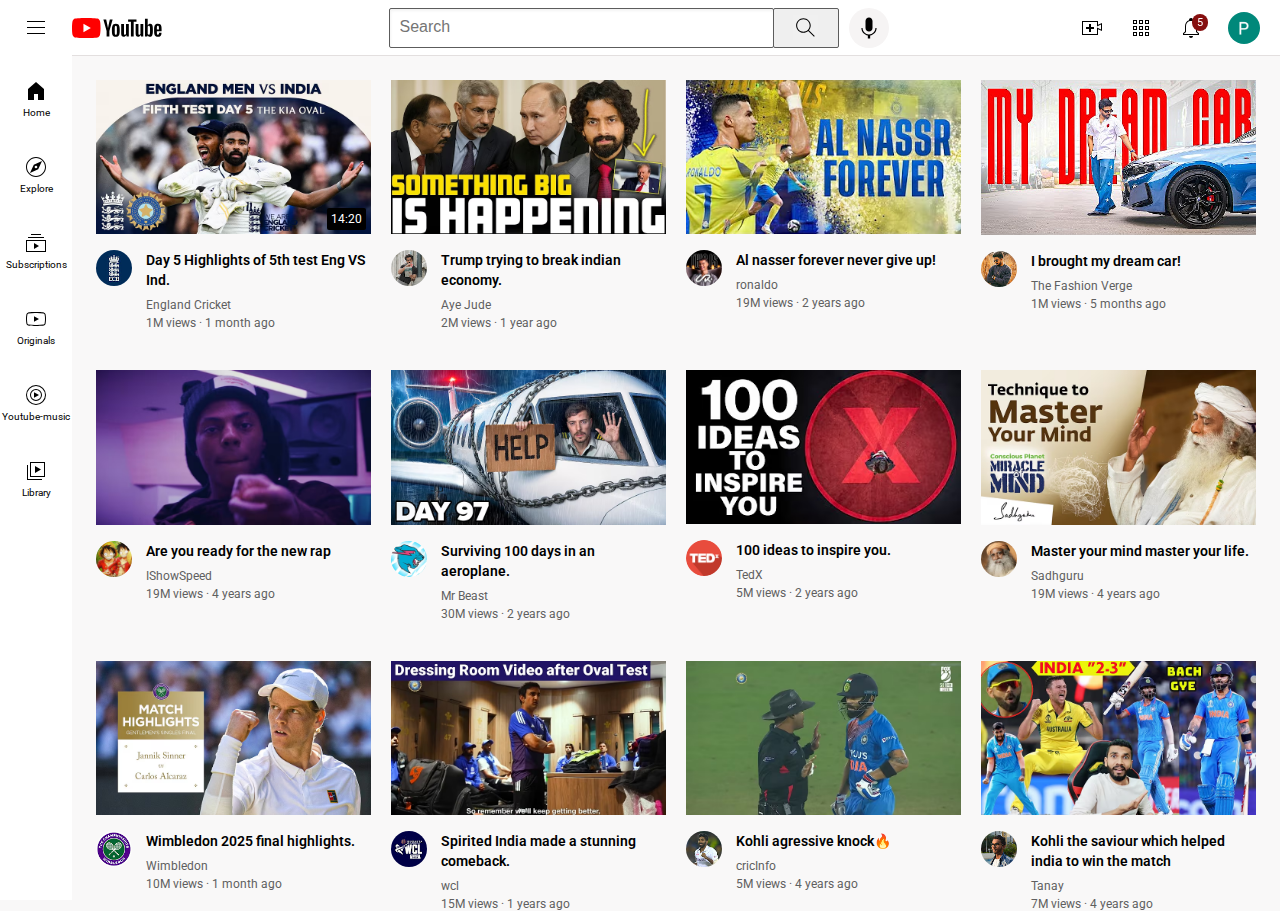
<file: index.html>
<!DOCTYPE html>
<html lang="en">
  <head>
    <link rel="preconnect" href="https://fonts.googleapis.com">
    <link rel="preconnect" href="https://fonts.gstatic.com" crossorigin>
    <link href="https://fonts.googleapis.com/css2?family=Roboto:ital,wght@0,100..900;1,100..900&display=swap" rel="stylesheet">
    <meta charset="UTF-8" />
    <meta name="viewport" content="width=device-width, initial-scale=1.0" />
    <title>Youtube</title>
    <link rel="stylesheet" href="styles/header.css" />
    <link rel="stylesheet" href="styles/video.css" />
    <link rel="stylesheet" href="styles/general.css" />
    <link rel="stylesheet" href="styles/sidebar.css" />
  </head>
  <body>
    <header class="header">
      <div class="left-section">
        <img src="icons/hamburger-menu.svg" class="hamburger-menu" alt="hamburger-menu"/>
        <img src="icons/youtube-logo.svg" class="youtube-logo" alt="youtube-logo"/>
      </div>
      <div class="middle-section">
        <input type="search" class="search-bar" placeholder="Search"/>
        <button class="search-button">
          <img src="icons/search.svg" class="search-icon"/>
          <div class="tooltip">search</div>
        </button>
        <button class="voice-search-button">
          <img src="icons/voice-search-icon.svg" class="voice-search-icon"/>
          <div class="tooltip">search with your voice</div>
        </button>
      </div>
      <div class="right-section">
        <div class="upload-icon-container">
          <img src="icons/upload.svg" class="upload-icon"/>
          <div class="tooltip">create</div>
        </div>
        <div class="youtube-apps-icon-container">
          <img src="icons/youtube-apps.svg" class="youtube-apps-icon"/>
          <div class="tooltip">apps</div>
        </div>
        <div class="notifications-icon-container">
          <img src="icons/notifications.svg" class="notification-icon"/>
          <div class="notifications-icon">5</div>
          <div class="tooltip">notifications</div>
        </div>
        <div class="current-user-profile-container">
          <img src="channel-pictures/profile.jpg" class="current-user-picture"/>
          <div class="tooltip">profile</div>
        </div>
      </div>
    </header>
    <nav class="sidebar">
      <div class="sidebar-link">
        <img src="icons/home.svg"/>
        <div>Home</div>
      </div>
      <div class="sidebar-link">
        <img src="icons/explore.svg"/>
        <div>Explore</div>
      </div>
      <div class="sidebar-link">
        <img src="icons/subscriptions.svg"/>
        <div>Subscriptions</div>
      </div>
      <div class="sidebar-link">
        <img src="icons/originals.svg"/>
        <div>Originals</div>
      </div>
      <div class="sidebar-link">
        <img src="icons/youtube-music.svg"/>
        <div>Youtube-music</div>
      </div>
      <div class="sidebar-link">
        <img src="icons/library.svg"/>
        <div>Library</div>
      </div>
    </nav>
    <main>
      <section>
        <div class="video-grid">
      <div class="video-preview">
      <div class="thumbnail-row">
        <img
        src="thumbnails/thumbnail-1.avif"
        class="thumbnail"
        alt="thumbnail-1"
        />
        <div class="video-time">14:20</div>
      </div>
      <div class="video-info-grid">
        <div class="channel-picture">
          <img class="profile-picture" src="channel-pictures/channel-picture-1.jpg" alt="channel picture"/>
        </div>
        <div class="video-info">
          <p class="video-title">
            Day 5 Highlights of 5th test Eng VS Ind.
          </p>
          <p class="video-author">
            England Cricket
          </p>
          <p class="video-stats">
            1M views &#183 1 month ago
          </p>
        </div>
      </div>
      </div>

      <div class="video-preview">
        <div class="thumbnail-row">
          <img
            src="thumbnails/thumbnail-2.avif"
            class="thumbnail"
            alt="thumbnail-1"
          />
        </div>
        <div class="video-info-grid">
          <div class="channel-picture">
            <img class="profile-picture" src="channel-pictures/channel-picture-2.jpg" alt="channel picture"/>
          </div>
          <div class="video-info">
            <p class="video-title">
              Trump trying to break indian economy.
            </p>
            <p class="video-author">
              Aye Jude
            </p>
            <p class="video-stats">
              2M views &#183 1 year ago
            </p>
          </div>
        </div>
      </div>

      <div class="video-preview">
        <div class="thumbnail-row">
          <img
            src="thumbnails/thumbnail-3.avif"
            class="thumbnail"
            alt="thumbnail-1"
          />
        </div>
        <div class="video-info-grid">
          <div class="channel-picture">
            <img class="profile-picture" src="channel-pictures/channel-picture-3.jpg" alt="channel picture"/>
          </div>
          <div class="video-info">
            <p class="video-title">
              Al nasser forever never give up!
            </p>
            <p class="video-author">
              ronaldo
            </p>
            <p class="video-stats">
              19M views &#183 2 years ago
            </p>
          </div>
        </div>
      </div>

      <div class="video-preview">
        <div class="thumbnail-row">
          <img
            src="thumbnails/thumbnail-4.jpg"
            class="thumbnail"
            alt="thumbnail-1"
          />
        </div>
        <div class="video-info-grid">
          <div class="channel-picture">
            <img class="profile-picture" src="channel-pictures/channel-picture-4.jpg" alt="channel picture"/>
          </div>
          <div class="video-info">
            <p class="video-title">
              I brought my dream car!
            </p>
            <p class="video-author">
              The Fashion Verge
            </p>
            <p class="video-stats">
              1M views &#183 5 months ago
            </p>
          </div>
        </div>
      </div>

      <div class="video-preview">
        <div class="thumbnail-row">
          <img
            src="thumbnails/thumbnail-5.avif"
            class="thumbnail"
            alt="thumbnail-1"
          />
        </div>
        <div class="video-info-grid">
          <div class="channel-picture">
            <img class="profile-picture" src="channel-pictures/channel-picture-5.jpg" alt="channel picture"/>
          </div>
          <div class="video-info">
            <p class="video-title">
              Are you ready for the new rap
            </p>
            <p class="video-author">
              IShowSpeed
            </p>
            <p class="video-stats">
              19M views &#183 4 years ago
            </p>
          </div>
        </div>
      </div>

      <div class="video-preview">
        <div class="thumbnail-row">
          <img
            src="thumbnails/thumbnail-6.avif"
            class="thumbnail"
            alt="thumbnail-1"
          />
        </div>
        <div class="video-info-grid">
          <div class="channel-picture">
            <img class="profile-picture" src="channel-pictures/channel-picture-6.jpg" alt="channel picture"/>
          </div>
          <div class="video-info">
            <p class="video-title">
              Surviving 100 days in an aeroplane.
            </p>
            <p class="video-author">
              Mr Beast
            </p>
            <p class="video-stats">
              30M views &#183 2 years ago
            </p>
          </div>
        </div>
      </div>
      <div class="video-preview">
        <div class="thumbnail-row">
          <img
            src="thumbnails/thumbnail-7.avif"
            class="thumbnail"
            alt="thumbnail-1"
          />
        </div>
        <div class="video-info-grid">
          <div class="channel-picture">
            <img class="profile-picture" src="channel-pictures/channel-picture-7.jpg" alt="channel picture"/>
          </div>
          <div class="video-info">
            <p class="video-title">
              100 ideas to inspire you.
            </p>
            <p class="video-author">
              TedX
            </p>
            <p class="video-stats">
              5M views &#183 2 years ago
            </p>
          </div>
        </div>
      </div>
      <div class="video-preview">
        <div class="thumbnail-row">
          <img
            src="thumbnails/thumbnail-8.avif"
            class="thumbnail"
            alt="thumbnail-1"
          />
        </div>
        <div class="video-info-grid">
          <div class="channel-picture">
            <img class="profile-picture" src="channel-pictures/channel-picture-8.jpg" alt="channel picture"/>
          </div>
          <div class="video-info">
            <p class="video-title">
              Master your mind master your life.
            </p>
            <p class="video-author">
              Sadhguru
            </p>
            <p class="video-stats">
              19M views &#183 4 years ago
            </p>
          </div>
        </div>
      </div>
      <div class="video-preview">
        <div class="thumbnail-row">
          <img
            src="thumbnails/thumbnail-9.avif"
            class="thumbnail"
            alt="thumbnail-1"
          />
        </div>
        <div class="video-info-grid">
          <div class="channel-picture">
            <img class="profile-picture" src="channel-pictures/channel-picture-9.jpg" alt="channel picture"/>
          </div>
          <div class="video-info">
            <p class="video-title">
              Wimbledon 2025 final highlights.
            </p>
            <p class="video-author">
              Wimbledon
            </p>
            <p class="video-stats">
              10M views &#183 1 month ago
            </p>
          </div>
        </div>
      </div>
      <div class="video-preview">
        <div class="thumbnail-row">
          <img
            src="thumbnails/thumbnail-10.avif"
            class="thumbnail"
            alt="thumbnail-1"
          />
        </div>
        <div class="video-info-grid">
          <div class="channel-picture">
            <img class="profile-picture" src="channel-pictures/channel-picture-10.jpg" alt="channel picture"/>
          </div>
          <div class="video-info">
            <p class="video-title">
              Spirited India made a stunning comeback.
            </p>
            <p class="video-author">
              wcl
            </p>
            <p class="video-stats">
              15M views &#183 1 years ago
            </p>
          </div>
        </div>
      </div>
      <div class="video-preview">
        <div class="thumbnail-row">
          <img
            src="thumbnails/thumbnail-11.avif"
            class="thumbnail"
            alt="thumbnail-1"
          />
        </div>
        <div class="video-info-grid">
          <div class="channel-picture">
            <img class="profile-picture" src="channel-pictures/channel-picture-11.jpg" alt="channel picture"/>
          </div>
          <div class="video-info">
            <p class="video-title">
              Kohli agressive knock🔥
            </p>
            <p class="video-author">
              cricInfo
            </p>
            <p class="video-stats">
              5M views &#183 4 years ago
            </p>
          </div>
        </div>
      </div>
      <div class="video-preview">
        <div class="thumbnail-row">
          <img
            src="thumbnails/thumbnail-12.avif"
            class="thumbnail"
            alt="thumbnail-1"
          />
        </div>
        <div class="video-info-grid">
          <div class="channel-picture">
            <img class="profile-picture" src="channel-pictures/channel-picture-12.jpg" alt="channel picture"/>
          </div>
          <div class="video-info">
            <p class="video-title">
              Kohli the saviour which helped india to win the match
            </p>
            <p class="video-author">
              Tanay
            </p>
            <p class="video-stats">
              7M views &#183 4 years ago
            </p>
          </div>
        </div>
      </div>
        </div>
      </section>
    </main>
  </body>
</html>
</file>
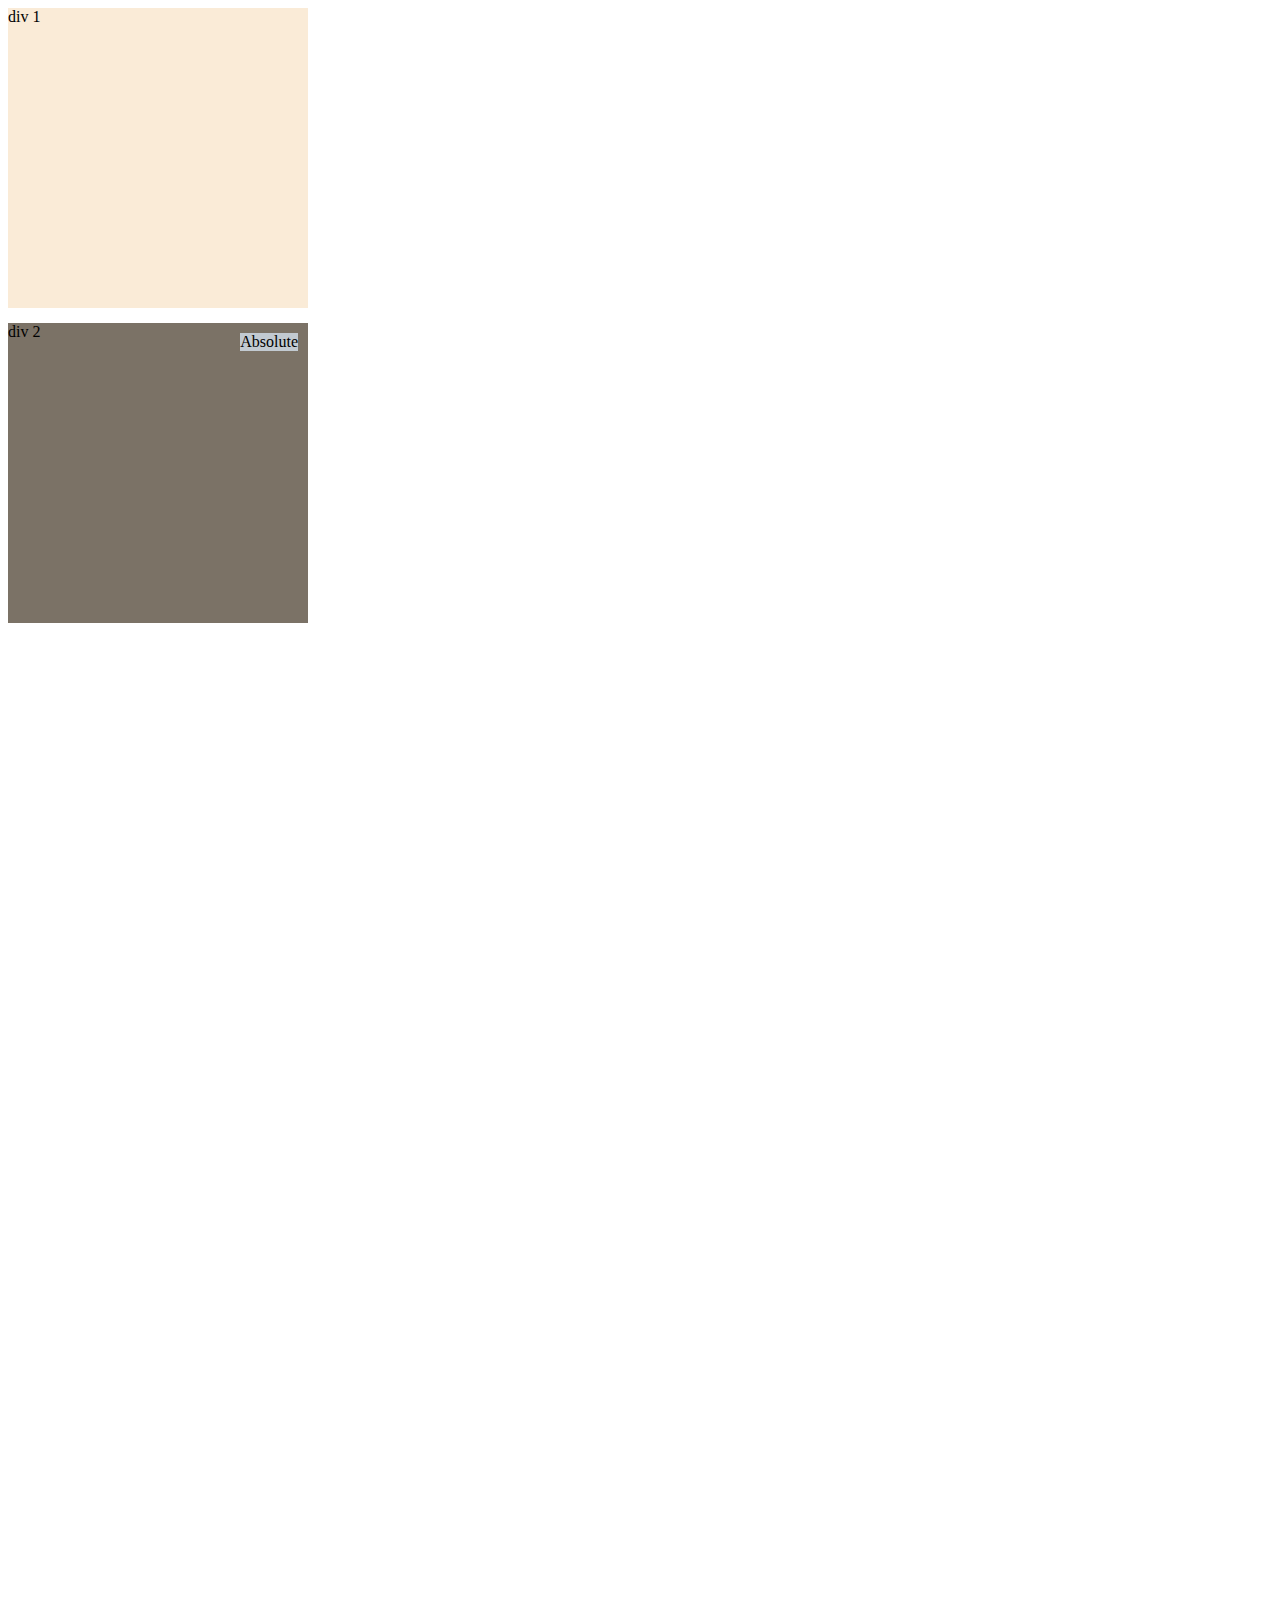
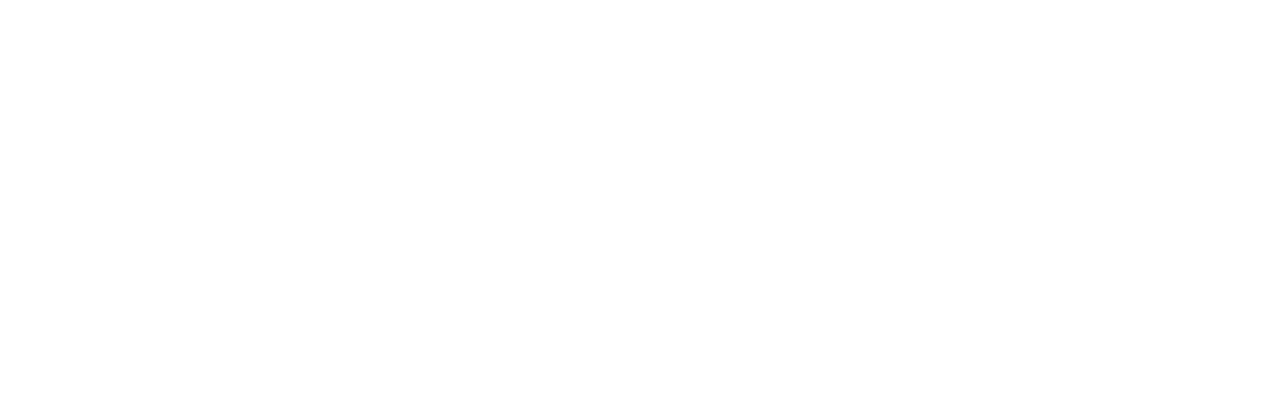
<file: practice.html>
<!DOCTYPE html>
<html lang="en">
  <head>
    <meta charset="UTF-8" />
    <meta name="viewport" content="width=device-width, initial-scale=1.0" />
    <title>practice</title>
    <style>
      .div1 {
        background-color: antiquewhite;
        height: 300px;
        width: 300px;
        margin-bottom: 15px;
      }
      .div2 {
        position: relative;
        background-color: rgb(123, 114, 102);
        height: 300px;
        width: 300px;
      }
      .absolute1 {
        position: absolute;
        top: 10px;
        right: 10px;
        background-color: rgb(194, 202, 209);
      }
    </style>
  </head>
  <body style="height: 2000px">
    <div class="div1">div 1</div>
    <div class="div2">
      div 2
      <div class="absolute1">Absolute</div>
    </div>
  </body>
</html>
</file>
<file: styles/header.css>
.header {
  display: flex;
  justify-content: space-between;
  height: 55px;
  position: fixed;
  background-color: white;
  top: 0px;
  left: 0px;
  right: 0px;
  border-bottom-width: 1px;
  border-bottom-style: solid;
  border-bottom-color: rgb(227, 223, 223);
  z-index: 10;
}
.left-section {
  display: flex;
  align-items: center;
}
.middle-section {
  flex: 1;
  max-width: 500px;
  margin-left: 70px;
  margin-right: 35px;
  display: flex;
  align-items: center;
}
.right-section {
  width: 180px;
  display: flex;
  align-items: center;
  justify-content: space-between;
  margin-right: 20px;
  flex-shrink: 0;
}
.hamburger-menu {
  height: 24px;
  margin-right: 24px;
  margin-left: 24px;
}
.youtube-logo {
  height: 20px;
}
.search-button {
  height: 40px;
  width: 66px;
  border: 1px solid rgb(92, 92, 92);
  border-radius: 2px;
  margin-left: -1px;
  margin-right: 10px;
}
.search-icon {
  height: 25px;
  background-color: rgb(240, 240, 240);
}
.voice-search-button {
  height: 40px;
  width: 40px;
  border: none;
  border-radius: 20px;
  background-color: rgb(246, 244, 244);
}
.search-bar {
  flex: 1;
  height: 40px;
  padding-left: 10px;
  border: 1px solid rgb(92, 92, 92);
  border-radius: 2px;
  box-shadow: inset 1px 2px 3px rgba(0, 0, 0, 0.05);
  width: 0px;
}
.search-bar::placeholder {
  font-size: 16px;
}
.upload-icon {
  height: 24px;
}
.youtube-apps-icon {
  height: 24px;
}
.notification-icon {
  height: 24px;
}
.current-user-picture {
  height: 32px;
  border-radius: 20px;
}
.notifications-icon-container {
  position: relative;
}
.notifications-icon {
  position: absolute;
  top: -2px;
  right: -5px;
  background-color: rgb(134, 15, 15);
  color: white;
  font-size: 11px;
  border-radius: 10px;
  padding-left: 5px;
  padding-right: 5px;
  padding-top: 2px;
  padding-bottom: 2px;
}
.search-button .tooltip,
.voice-search-button .tooltip,
.upload-icon-container .tooltip,
.youtube-apps-icon-container .tooltip,
.notifications-icon-container .tooltip,
.current-user-profile-container .tooltip {
  position: absolute;
  background-color: grey;
  font-family: Roboto, arial;
  color: white;
  padding-left: 8px;
  padding-right: 8px;
  padding-top: 8px;
  padding-bottom: 8px;
  border-radius: 2px;
  font-size: 12px;
  bottom: -30px;
  opacity: 0;
  transition: opacity 0.15s;
  pointer-events: none;
  white-space: nowrap;
}
.search-button:hover .tooltip,
.voice-search-button:hover .tooltip,
.upload-icon-container:hover .tooltip,
.youtube-apps-icon-container:hover .tooltip,
.notifications-icon-container:hover .tooltip,
.current-user-profile-container:hover .tooltip {
  opacity: 1;
}
.search-button,
.voice-search-button,
.upload-icon-container,
.youtube-apps-icon-container,
.notifications-icon-container,
.current-user-profile-container {
  position: relative;
  display: flex;
  justify-content: center;
  align-items: center;
}
</file>
<file: styles/video.css>
.video-grid {
  display: grid;
  grid-template-columns: 1fr 1fr 1fr;
  row-gap: 40px;
  column-gap: 20px;
}
@media (max-width: 700px) {
  .video-grid {
    grid-template-columns: 1fr 1fr;
  }
}
@media (min-width: 1000px) {
  .video-grid {
    grid-template-columns: 1fr 1fr 1fr 1fr;
  }
}
@media (min-width: 701px) and (max-width: 999px) {
  .video-grid {
    grid-template-columns: 1fr 1fr 1fr;
  }
}
.thumbnail-row {
  margin-bottom: 12px;
  position: relative;
}
.thumbnail {
  width: 100%;
}
.video-info-grid {
  display: grid;
  grid-template-columns: 50px 1fr;
}
.profile-picture {
  width: 36px;
  border-radius: 50px;
}
.video-title {
  line-height: 20px;
  margin-top: 0px;
  font-size: 14px;
  font-weight: 600;
  margin-bottom: 8px;
}
.video-author,
.video-stats {
  font-size: 12px;
  color: rgb(96, 96, 96);
}

.video-author {
  margin-bottom: 4px;
}
.video-time {
  position: absolute;
  background-color: black;
  color: white;
  bottom: 8px;
  right: 5px;
  font-size: 12px;
  padding: 4px;
  border-radius: 2px;
}
</file>
<file: styles/general.css>
p {
  margin-top: 0px;
  margin-bottom: 0px;
}
body {
  font-family: Roboto, arial;
  margin: 0px;
  padding-top: 80px;
  padding-left: 96px;
  padding-right: 24px;
  background-color: rgb(249, 248, 248);
}
</file>
<file: styles/sidebar.css>
.sidebar {
  position: fixed;
  top: 55px;
  background-color: white;
  bottom: 0px;
  left: 0px;
  width: 72px;
  z-index: 20;
  padding-top: 5px;
}
.sidebar-link {
  height: 76px;
  display: flex;
  flex-direction: column;
  justify-content: center;
  align-items: center;
  cursor: pointer;
}
.sidebar-link:hover {
  background-color: rgb(233, 229, 229);
}
.sidebar-link img {
  height: 24px;
  margin-bottom: 4px;
}
.sidebar-link div {
  font-size: 10px;
}
</file>
